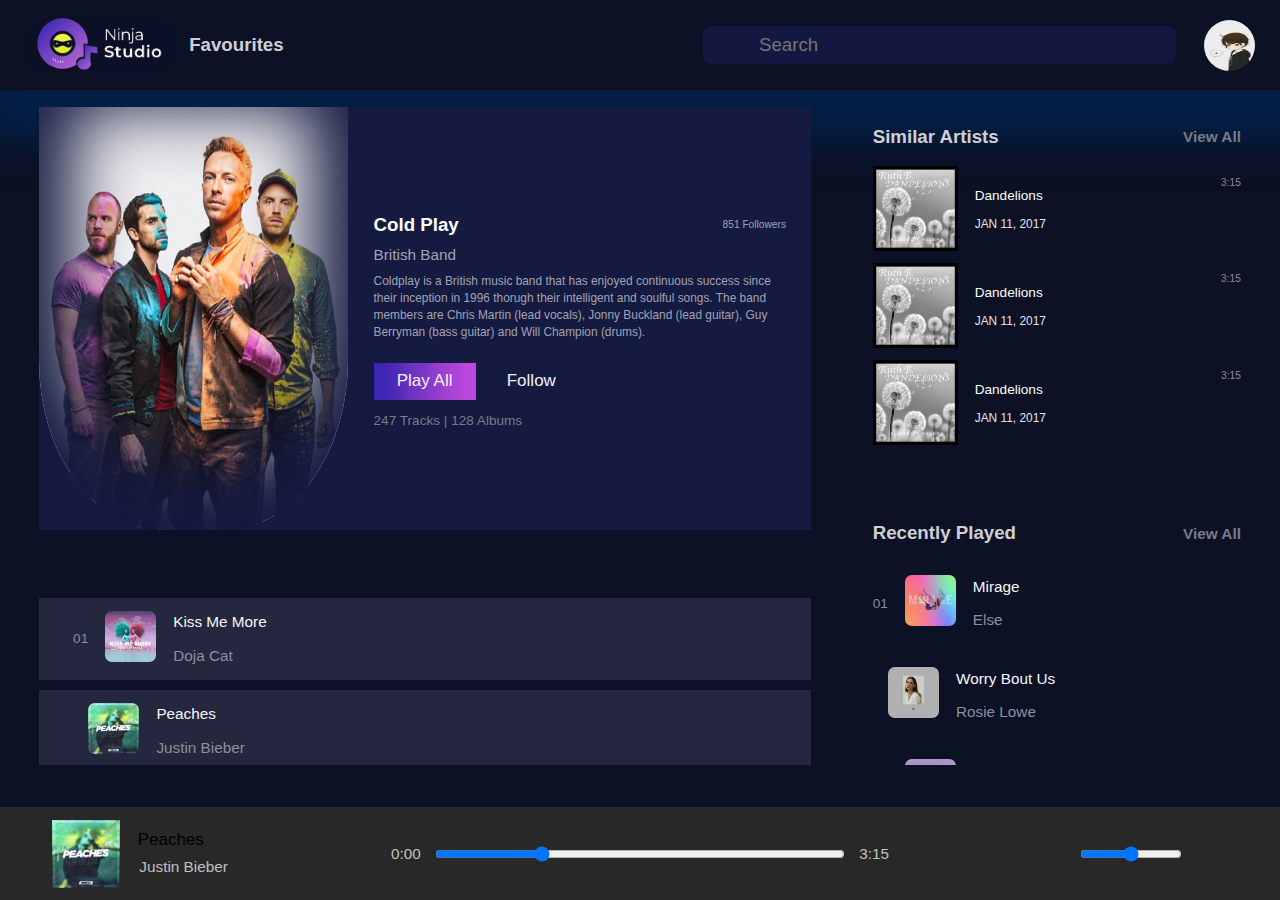
<file: index-2.html>
<!DOCTYPE html>
<html>

<head>
    <title>Playlist-1</title>

    <meta charset="UTF-8">
    <!-- set viewport meta property -->
    <meta name="viewport" content="Width=device-width, initial-scale=1.0">

    <!-- linking the css file -->
    <link rel="stylesheet" href="assets/static/style2.css">

    <!-- use the below to use font-awesome icons -->
    <link rel="stylesheet" href="https://use.fontawesome.com/releases/v5.15.3/css/all.css" integrity="sha384-SZXxX4whJ79/gErwcOYf+zWLeJdY/qpuqC4cAa9rOGUstPomtqpuNWT9wdPEn2fk" crossorigin="anonymous">
</head>

<body>
    <div class="bg-container">
        <header class="page-header">
            <div class="logoAndTitle-container">
                <img src="./assets/Images/logo.png" />
                <p class="titlepara">Favourites</p>
            </div>
            <div class="searchboxAndProfile-container">
                <div class="search-box">
                    <i class="fas fa-search"></i>
                    <input type="text" placeholder="Search" />
                    <i class="fas fa-microphone"></i>
                </div>
                <i class="fas bell fa-bell"></i>
                <img class="profile-photo" src="assets/Images/profile.jpg" />
            </div>
        </header>

        <input style="display: none;" type="checkbox" id="play-btn-checkbox1" />

        <input style="display: none;" type="checkbox" id="play-btn-checkbox2" />

        <input style="display: none;" type="checkbox" id="play-btn-checkbox3" />

        <div class="for-responsiveness">
            <main>
                <div class="playlist-card-container">
                    <div class="blur-effect-container">
                        <img src="songs/cold-play-playlist.png" />
                        <div class="blur-effect">

                        </div>
                    </div>

                    <div class="playlist-content-container">
                        <div style="display: flex;justify-content: space-between;align-items: center;">
                            <p class="p1" style="color: #FDFDFD; font-size: 1.5rem; font-weight: bold;">Cold Play</p>
                            <p class="p2" style="color: #A1A3B3; font-size: 1rem;">851 Followers</p>
                        </div>
                        <p class="p3" style="color: #A1A3B3; font-size: 1rem;margin-top: -0.5rem;">British Band</p>
                        <p class="p4" style="color: #A1A3B3; font-size: 0.9rem;margin-bottom: 3rem;margin-top: -0.4rem;">Coldplay is a British music band that has enjoyed continuous success since their inception in 1996 thorugh their intelligent and soulful songs. The band members are Chris Martin (lead vocals), Jonny Buckland (lead guitar), Guy
                            Berryman (bass guitar) and Will Champion (drums).</p>

                        <div>
                            <button class="play-all-btn">Play All</button>
                            <button class="follow-btn">Follow</button>
                        </div>
                        <p class="p5" style="color: #767B90; font-size: 0.9rem;">247 Tracks | 128 Albums</p>
                    </div>
                </div>

                <div id="queue-1" class="queue-container">
                    <div class="queue-elements-container">
                        <div class="queue-element">
                            <div class="song-image-container">
                                <p class="queue-number">01</p>
                                <div class="image-container">
                                    <img class="queue-song-img" src="assets/Queue/kissmemore.jpg" />
                                    <i class="fas play-btn fa-play"></i>
                                </div>
                                <div class="song-and-artist-container">
                                    <p class="queue-song-name">Kiss Me More</p>
                                    <p class="queue-artist-name">Doja Cat</p>
                                </div>
                            </div>

                            <div class="icons-container">
                                <span class="nav-link">
                                    <i class="far wishlist-icon fa-heart"></i> 
                                <i class="fas add-icon fa-plus"></i>
                                </span>
                            </div>
                        </div>
                                                <div class="queue-element">
                            <div class="song-image-container">
                                <i class="fas currently-on-song fa-stream"></i>
                                <div class="image-container">
                                    <img class="queue-song-img" src="assets/Queue/peaches.jpg" />
                                    <i class="fas play-btn fa-play"></i>
                                </div>
                                <div class="song-and-artist-container">
                                    <p class="queue-song-name">Peaches</p>
                                    <p class="queue-artist-name">Justin Bieber</p>
                                </div>
                            </div>
                            <div class="icons-container">
                                <span class="nav-link">
                                    <i class="far wishlist-icon fa-heart"></i>
                                    <i class="fas add-icon fa-plus"></i>
                                    </span>
                            </div>
                        </div>
                        <div class="queue-element">
                            <div class="song-image-container">
                                <p class="queue-number">03</p>
                                <div class="image-container">
                                    <img class="queue-song-img" src="assets/Queue/7rings.jpg" />
                                    <i class="fas play-btn fa-play"></i>
                                </div>
                                <div class="song-and-artist-container">
                                    <p class="queue-song-name">7 Rings</p>
                                    <p class="queue-artist-name">Ariana Grande</p>
                                </div>
                            </div>

                            <div class="icons-container">
                                <span class="nav-link">
                                    <i class="far wishlist-icon fa-heart"></i>
                                    <i class="fas add-icon fa-plus"></i>
                                    </span>
                            </div>
                        </div>
                        <div class="queue-element">
                            <div class="song-image-container">
                                <p class="queue-number">04</p>
                                <div class="image-container">
                                    <img class="queue-song-img" src="assets/Queue/attention.jpg" />
                                    <i class="fas play-btn fa-play"></i>
                                </div>
                                <div class="song-and-artist-container">
                                    <p class="queue-song-name">Attention</p>
                                    <p class="queue-artist-name">Charlie Puth</p>
                                </div>
                            </div>

                            <div class="icons-container">
                                <span class="nav-link">
                                    <i class="far wishlist-icon fa-heart"></i>
                                    <i class="fas add-icon fa-plus"></i>
                                    </span>
                            </div>
                        </div>
                        <div class="queue-element">
                            <div class="song-image-container">
                                <p class="queue-number">05</p>
                                <div class="image-container">
                                    <img class="queue-song-img" src="assets/Queue/good4u.jpg" />
                                    <i class="fas play-btn fa-play"></i>
                                </div>
                                <div class="song-and-artist-container">
                                    <p class="queue-song-name">Good 4 U</p>
                                    <p class="queue-artist-name">Olivia Rodrigo</p>
                                </div>
                            </div>

                            <div class="icons-container">
                                <span class="nav-link">
                                    <i class="far wishlist-icon fa-heart"></i>
                                    <i class="fas add-icon fa-plus"></i>
                                    </span>
                            </div>
                        </div>
                        <div class="queue-element">
                            <div class="song-image-container">
                                <p class="queue-number">06</p>
                                <div class="image-container">
                                    <img class="queue-song-img" src="assets/Queue/sugar.jpg" />
                                    <i class="fas play-btn fa-play"></i>
                                </div>
                                <div class="song-and-artist-container">
                                    <p class="queue-song-name">Sugar</p>
                                    <p class="queue-artist-name">Maroon 5</p>
                                </div>
                            </div>

                            <div class="icons-container">
                                <span class="nav-link">
                                    <i class="far wishlist-icon fa-heart"></i>
                                    <i class="fas add-icon fa-plus"></i>
                                    </span>
                            </div>
                        </div>
                        <div class="queue-element">
                            <div class="song-image-container">
                                <p class="queue-number">07</p>
                                <div class="image-container">
                                    <img class="queue-song-img" src="assets/Queue/taylorswift.jpg" />
                                    <i class="fas play-btn fa-play"></i>
                                </div>
                                <div class="song-and-artist-container">
                                    <p class="queue-song-name">Blank Space</p>
                                    <p class="queue-artist-name">Taylor swift</p>
                                </div>
                            </div>

                            <div class="icons-container">
                                <span class="nav-link">
                                    <i class="far wishlist-icon fa-heart"></i>
                                    <i class="fas add-icon fa-plus"></i>
                                    </span>
                            </div>
                        </div>
                        <div class="queue-element">
                            <div class="song-image-container">
                                <p class="queue-number">08</p>
                                <div class="image-container">
                                    <img class="queue-song-img" src="assets/Queue/we'regood.jpg" />
                                    <i class="fas play-btn fa-play"></i>
                                </div>
                                <div class="song-and-artist-container">
                                    <p class="queue-song-name">We're Good</p>
                                    <p class="queue-artist-name">Dua Lipa</p>
                                </div>
                            </div>

                            <div class="icons-container">
                                <span class="nav-link">
                                    <i class="far wishlist-icon fa-heart"></i>
                                    <i class="fas add-icon fa-plus"></i>
                                    </span>
                            </div>
                        </div>
                        <div class="queue-element">
                            <div class="song-image-container">
                                <p class="queue-number">09</p>
                                <div class="image-container">
                                    <img class="queue-song-img" src="assets/Queue/shapeofyou.jpg" />
                                    <i class="fas play-btn fa-play"></i>
                                </div>
                                <div class="song-and-artist-container">
                                    <p class="queue-song-name">Shape Of You</p>
                                    <p class="queue-artist-name">Ed Sheeran</p>
                                </div>
                            </div>

                            <div class="icons-container">
                                <span class="nav-link">
                                    <i class="far wishlist-icon fa-heart"></i>
                                    <i class="fas add-icon fa-plus"></i>
                                    </span>
                            </div>
                        </div>
                        <div class="queue-element">
                            <div class="song-image-container">
                                <p class="queue-number">10</p>
                                <div class="image-container">
                                    <img class="queue-song-img" src="assets/Queue/cheapthrills.jpg" />
                                    <i class="fas play-btn fa-play"></i>
                                </div>
                                <div class="song-and-artist-container">
                                    <p class="queue-song-name">Cheap Thrills</p>
                                    <p class="queue-artist-name">Roar</p>
                                </div>
                            </div>

                            <div class="icons-container">
                                <span class="nav-link">
                                    <i class="far wishlist-icon fa-heart"></i>
                                    <i class="fas add-icon fa-plus"></i>
                                    </span>
                            </div>
                        </div>
                        <div class="queue-element">
                            <div class="song-image-container">
                                <p class="queue-number">11</p>
                                <div class="image-container">
                                    <img class="queue-song-img" src="assets/Queue/roar.jpg" />
                                    <i class="fas play-btn fa-play"></i>
                                </div>
                                <div class="song-and-artist-container">
                                    <p class="queue-song-name">Roar</p>
                                    <p class="queue-artist-name">Katy Perry</p>
                                </div>
                            </div>

                            <div class="icons-container">
                                <span class="nav-link">
                                    <i class="far wishlist-icon fa-heart"></i>
                                    <i class="fas add-icon fa-plus"></i>
                                    </span>
                            </div>
                        </div>
                        <div class="queue-element">
                            <div class="song-image-container">
                                <p class="queue-number">12</p>
                                <div class="image-container">
                                    <img class="queue-song-img" src="assets/Queue/starboy.jpg" />
                                    <i class="fas play-btn fa-play"></i>
                                </div>
                                <div class="song-and-artist-container">
                                    <p class="queue-song-name">Starboy</p>
                                    <p class="queue-artist-name">The Weeknd</p>
                                </div>
                            </div>

                            <div class="icons-container">
                                <span class="nav-link">
                                    <i class="far wishlist-icon fa-heart"></i>
                                    <i class="fas add-icon fa-plus"></i>
                                    </span>
                                
                            </div>
                        </div>
                    </div>
                </div>
            </main>

            <aside>
                <div class="latest-release-container">
                    <div class="latest-release-header">
                        <p>Similar Artists</p>
                        <a href="">View All</a>
                    </div>
                    <div class="latest-release-cards-container">
                        <div class="latest-release-card">
                            <div class="song-name-and-img-container">
                                <div class="latest-release-img-container">
                                    <label for="play-btn-checkbox1"><i class="fas latest-release-play-btn fa-play play-1"></i><i class="latest-release-pause-btn fas fa-pause pause-1"></i></label>
                                </div>
                                <div>
                                    <p class="song-name">Dandelions</p>
                                    <p class="date">JAN 11, 2017</p>
                                </div>
                            </div>

                            <div class="latest-release-dropdown-container">
                                <label for="latest-release-checkbox1"><i class="fas more-details fa-ellipsis-h"></i></label>
                                <input type="checkbox" id="latest-release-checkbox1">
                                <div class="latest-release-dropdown">

                                    <div class="links-container">
                                        <i class="fas fa-play"></i>
                                        <a href="">Play Now</a>
                                    </div>

                                    <hr>

                                    <div class="links-container">
                                        <i class="fas fa-plus"></i>
                                        <a href="">Add To Queue</a>
                                    </div>

                                    <hr>

                                    <div class="links-container">
                                        <i class="fas fa-bars"></i>
                                        <a href="">Add To Favourites</a>
                                    </div>

                                    <hr>

                                    <div class="links-container">
                                        <i class="fas fa-exclamation-circle"></i>
                                        <a href=""><span></span>Get Info</a>
                                    </div>

                                </div>
                                <p class="time">3:15</p>
                            </div>

                        </div>
                        <div class="latest-release-card">
                            <div class="song-name-and-img-container">
                                <div class="latest-release-img-container">
                                    <label for="play-btn-checkbox3"><i class="fas latest-release-play-btn fa-play play-3"></i><i class="latest-release-pause-btn fas fa-pause pause-3"></i></label>
                                </div>
                                <div>
                                    <p class="song-name">Dandelions</p>
                                    <p class="date">JAN 11, 2017</p>
                                </div>
                            </div>

                            <div class="latest-release-dropdown-container">
                                <label for="latest-release-checkbox3"><i class="fas more-details fa-ellipsis-h"></i></label>
                                <input type="checkbox" id="latest-release-checkbox3">
                                <div class="latest-release-dropdown">

                                    <div class="links-container">
                                        <i class="fas fa-play"></i>
                                        <a href="">Play Now</a>
                                    </div>

                                    <hr>

                                    <div class="links-container">
                                        <i class="fas fa-plus"></i>
                                        <a href="">Add To Queue</a>
                                    </div>

                                    <hr>

                                    <div class="links-container">
                                        <i class="fas fa-bars"></i>
                                        <a href="">Add To Favourites</a>
                                    </div>

                                    <hr>

                                    <div class="links-container">
                                        <i class="fas fa-exclamation-circle"></i>
                                        <a href=""><span></span>Get Info</a>
                                    </div>

                                </div>
                                <p class="time">3:15</p>
                            </div>

                        </div>
                        <div class="latest-release-card">
                            <div class="song-name-and-img-container">
                                <div class="latest-release-img-container">
                                    <label for="play-btn-checkbox2"><i class="fas latest-release-play-btn fa-play play-2"></i><i class="latest-release-pause-btn fas fa-pause pause-2"></i></label>
                                </div>
                                <div>
                                    <p class="song-name">Dandelions</p>
                                    <p class="date">JAN 11, 2017</p>
                                </div>
                            </div>

                            <div class="latest-release-dropdown-container">
                                <label for="latest-release-checkbox2"><i class="fas more-details fa-ellipsis-h"></i></label>
                                <input type="checkbox" id="latest-release-checkbox2">
                                <div class="latest-release-dropdown">

                                    <div class="links-container">
                                        <i class="fas fa-play"></i>
                                        <a href="">Play Now</a>
                                    </div>

                                    <hr>

                                    <div class="links-container">
                                        <i class="fas fa-plus"></i>
                                        <a href="">Add To Queue</a>
                                    </div>

                                    <hr>

                                    <div class="links-container">
                                        <i class="fas fa-bars"></i>
                                        <a href="">Add To Favourites</a>
                                    </div>

                                    <hr>

                                    <div class="links-container">
                                        <i class="fas fa-exclamation-circle"></i>
                                        <a href=""><span></span>Get Info</a>
                                    </div>

                                </div>
                                <p class="time">3:15</p>
                            </div>

                        </div>
                    </div>
                </div>

                <div id="queue-2" class="queue-container">
                    <div class="queue-header">
                        <p>Recently Played</p>
                        <div class="queue-btn-container">

                            <!-- here label is acting as a button for dropdown effect -->
                            <a href="">View All</a>
                        </div>
                    </div>

                    <div class="queue-elements-container">
                        <div id="queue-element-2" class="queue-element">
                            <div class="song-image-container">
                                <p class="queue-number">01</p>
                                <div class="image-container">
                                    <img class="queue-song-img" src="songs/queue-01.jpg" />
                                    <i class="fas play-btn fa-play"></i>
                                </div>
                                <div class="song-and-artist-container">
                                    <p class="queue-song-name">Mirage</p>
                                    <p class="queue-artist-name">Else</p>
                                </div>
                            </div>
<span class="nav-link">
                            <i class="far wishlist-icon fa-heart"></i>
                            </span>
                        </div>
                        <div id="queue-element-2" class="queue-element">
                            <div class="song-image-container">
                                <i class="fas currently-on-song fa-stream"></i>
                                <div class="image-container">
                                    <img class="queue-song-img" src="songs/queue-02.jpg" />
                                    <i class="fas play-btn fa-play"></i>
                                </div>
                                <div class="song-and-artist-container">
                                    <p class="queue-song-name">Worry Bout Us</p>
                                    <p class="queue-artist-name">Rosie Lowe</p>
                                </div>
                            </div>

                            <span class="nav-link">
                                <i class="far wishlist-icon fa-heart"></i>
                                </span>
                        </div>
                        <div id="queue-element-2" class="queue-element">
                            <div class="song-image-container">
                                <p class="queue-number">03</p>
                                <div class="image-container">
                                    <img class="queue-song-img" src="songs/queue-03.png" />
                                    <i class="fas play-btn fa-play"></i>
                                </div>
                                <div class="song-and-artist-container">
                                    <p class="queue-song-name">New Skin</p>
                                    <p class="queue-artist-name">Flume</p>
                                </div>
                            </div>

                            <span class="nav-link">
                                <i class="far wishlist-icon fa-heart"></i>
                                </span>
                        </div>
                        <div id="queue-element-2" class="queue-element">
                            <div class="song-image-container">
                                <p class="queue-number">04</p>
                                <div class="image-container">
                                    <img class="queue-song-img" src="songs/queue-05.jpg" />
                                    <i class="fas play-btn fa-play"></i>
                                </div>
                                <div class="song-and-artist-container">
                                    <p class="queue-song-name">Worry Bout Us</p>
                                    <p class="queue-artist-name">Rosie Lowe</p>
                                </div>
                            </div>

                            <span class="nav-link">
                                <i class="far wishlist-icon fa-heart"></i>
                                </span>
                        </div>
                        <div id="queue-element-2" class="queue-element">
                            <div class="song-image-container">
                                <p class="queue-number">05</p>
                                <div class="image-container">
                                    <img class="queue-song-img" src="songs/queue-03.png" />
                                    <i class="fas play-btn fa-play"></i>
                                </div>
                                <div class="song-and-artist-container">
                                    <p class="queue-song-name">New Skin</p>
                                    <p class="queue-artist-name">Flume</p>
                                </div>
                            </div>

                            <span class="nav-link">
                                <i class="far wishlist-icon fa-heart"></i>
                                </span>
                        </div>
                        <div id="queue-element-2" class="queue-element">
                            <div class="song-image-container">
                                <p class="queue-number">06</p>
                                <div class="image-container">
                                    <img class="queue-song-img" src="songs/queue-04.jpg" />
                                    <i class="fas play-btn fa-play"></i>
                                </div>
                                <div class="song-and-artist-container">
                                    <p class="queue-song-name">Mirage</p>
                                    <p class="queue-artist-name">Else</p>
                                </div>
                            </div>

                            <span class="nav-link">
                                <i class="far wishlist-icon fa-heart"></i>
                                </span>
                        </div>
                        <div id="queue-element-2" class="queue-element">
                            <div class="song-image-container">
                                <p class="queue-number">07</p>
                                <div class="image-container">
                                    <img class="queue-song-img" src="songs/queue-01.jpg" />
                                    <i class="fas play-btn fa-play"></i>
                                </div>
                                <div class="song-and-artist-container">
                                    <p class="queue-song-name">Mirage</p>
                                    <p class="queue-artist-name">Else</p>
                                </div>
                            </div>

                            <span class="nav-link">
                                <i class="far wishlist-icon fa-heart"></i>
                                </span>
                        </div>
                        <div id="queue-element-2" class="queue-element">
                            <div class="song-image-container">
                                <p class="queue-number">08</p>
                                <div class="image-container">
                                    <img class="queue-song-img" src="songs/queue-02.jpg" />
                                    <i class="fas play-btn fa-play"></i>
                                </div>
                                <div class="song-and-artist-container">
                                    <p class="queue-song-name">Worry Bout Us</p>
                                    <p class="queue-artist-name">Rosie Lowe</p>
                                </div>
                            </div>

                            <span class="nav-link">
                                <i class="far wishlist-icon fa-heart"></i>
                                </span>
                        </div>
                        <div id="queue-element-2" class="queue-element">
                            <div class="song-image-container">
                                <p class="queue-number">08</p>
                                <div class="image-container">
                                    <img class="queue-song-img" src="songs/queue-03.png" />
                                    <i class="fas play-btn fa-play"></i>
                                </div>
                                <div class="song-and-artist-container">
                                    <p class="queue-song-name">New Skin</p>
                                    <p class="queue-artist-name">Flume</p>
                                </div>
                            </div>

                            <span class="nav-link">
                                <i class="far wishlist-icon fa-heart"></i>
                                </span>
                        </div>
                        <div id="queue-element-2" class="queue-element">
                            <div class="song-image-container">
                                <p class="queue-number">09</p>
                                <div class="image-container">
                                    <img class="queue-song-img" src="songs/queue-05.jpg" />
                                    <i class="fas play-btn fa-play"></i>
                                </div>
                                <div class="song-and-artist-container">
                                    <p class="queue-song-name">Worry Bout Us</p>
                                    <p class="queue-artist-name">Rosie Lowe</p>
                                </div>
                            </div>

                            <span class="nav-link">
                                <i class="far wishlist-icon fa-heart"></i>
                                </span>
                        </div>
                        <div id="queue-element-2" class="queue-element">
                            <div class="song-image-container">
                                <p class="queue-number">10</p>
                                <div class="image-container">
                                    <img class="queue-song-img" src="songs/queue-03.png" />
                                    <i class="fas play-btn fa-play"></i>
                                </div>
                                <div class="song-and-artist-container">
                                    <p class="queue-song-name">New Skin</p>
                                    <p class="queue-artist-name">Flume</p>
                                </div>
                            </div>

                            <span class="nav-link">
                                <i class="far wishlist-icon fa-heart"></i>
                                </span>
                        </div>
                        <div id="queue-element-2" class="queue-element">
                            <div class="song-image-container">
                                <p class="queue-number">11</p>
                                <div class="image-container">
                                    <img class="queue-song-img" src="songs/queue-04.jpg" />
                                    <i class="fas play-btn fa-play"></i>
                                </div>
                                <div class="song-and-artist-container">
                                    <p class="queue-song-name">Mirage</p>
                                    <p class="queue-artist-name">Else</p>
                                </div>
                            </div>

                            <span class="nav-link">
                                <i class="far wishlist-icon fa-heart"></i>
                                </span>
                        </div>
                    </div>
                </div>
            </aside>
        </div>

        <footer>
            <!-- Song Thumnail, Title, Singer -->
            <div id="footer-song-info">
                <div id="footer-song-image"></div>
                <div id="footer-song-name">
                    <span>Peaches</span>
                    <span class="subtitle">Justin Bieber</span>
                </div>
                <div>
                    <span>
                    <i class="far fa-heart subtitle"></i>
                </span>
                    <span>
                    <i class="fas fa-ban subtitle"></i>
                </span>
                </div>
            </div>

            <!-- Contains Player Controls: Play, Pause, Next, Previous, Shuffle and Repeat with Slider -->
            <div id="player">

                <div id="player-control">
                    <div><i class="fas fa-random"></i></div>
                    <div><i class="fas fa-step-backward"></i></div>
                    <div><i class="far fa-pause-circle" style="font-size: 2rem;"></i></div>
                    <div><i class="fas fa-step-forward"></i></div>
                    <div><i class="fas fa-redo"></i></div>
                </div>

                <div id="player-slider-container">
                    <div class="subtitle">
                        0:00
                    </div>

                    <input type="range" min="0" max="100" value="25">

                    <div class="subtitle">
                        3:15
                    </div>
                </div>
            </div>

            <!-- Volume buttom, Expand button -->
            <div class="player-extras">
                <div>
                    <i class="fas fa-list-ul"></i>
                </div>
                <div>
                    <i class="fas fa-laptop"></i>
                </div>

                <div class="volume-container">
                    <span><i class="fas fa-volume-up"></i></span>
                    <input type="range" min="0" max="100" value="50" class="slider" id="volume-slider">
                </div>
                <div><i class="fas fa-expand"></i></div>
            </div>

        </footer>
    </div>
</body>

</html>
</file>
<file: assets/static/style2.css>
/* set size of root element */

html {
  font-size: 7px;
}

/* set border-box style for all elements of webpage */

* {
  box-sizing: border-box;
  font-family: Arial, Helvetica, sans-serif;
  /* page transition */
  transition: all 0.3s ease-in-out;
}

i:hover {
  cursor: pointer;
}

img:hover {
  cursor: pointer;
}

/* set margin of body element as 0 (because there is some margin by default) */

body {
  margin: 0;
}

.bg-container {
  height: 100vh;
  background-color: #0c1126;
  overflow-y: auto;
}

/* header */

.page-header {
  height: 10vh;
  padding: 1.5rem;
  display: flex;
  justify-content: space-between;
  align-items: center;
  box-shadow: 1rem 1rem 2rem 2rem rgb(4, 31, 70);
}

.logoAndTitle-container {
  display: flex;
  justify-content: flex-start;
  align-items: center;
  width: 18%;
}

.logoAndTitle-container img {
  width: auto;
  height: 61px;
  border-radius: 2.5rem;
  margin-right: 0.8rem;
  max-height: 6rem;
  max-width: 18rem;
}

.titlepara {
  color: #cecfd3;
  font-size: 1.1rem;
  font-weight: 600;
}

.searchboxAndProfile-container {
  display: flex;
  justify-content: flex-end;
  align-items: center;
  width: 55%;
}

.search-box {
  padding: 0.5rem;
  padding-left: 0.5rem;
  padding-right: 0.5rem;
  background-color: #12183f;
  border-radius: 0.5rem;
  display: flex;
  align-items: center;
  justify-content: space-between;
  width: 70%;
  margin-right: 0.8rem;
}

.search-box input {
  font-size: 1.1rem;
  padding: 0.6rem;
  padding-left: 0.1rem;
  background-color: transparent;
  width: 80%;
  height: 0.7rem;
  border: 0;
  margin-left: 0.3rem;
  margin-right: 0.3rem;
  color: white;
}

.search-box input:focus {
  outline: none;
}

.search-box i {
  color: white;
  /* font-size: 2rem; */
}

.profile-photo {
  width: 3rem;
  height: 3rem;
  border-radius: 1.5rem;
  margin-left: 0.8rem;
}

.bell {
  color: #e7e7e6;
}

/* for responsiveness */

.for-responsiveness {
  width: 100%;
  display: flex;
  flex-direction: column;
  align-items: center;
  height: 75vh;
  overflow-y: auto;
}

/* content */

main {
  width: 100%;
  display: flex;
  flex-direction: column;
  align-items: center;
  padding: 1.8rem;
  padding-top: 1rem;
  padding-bottom: 0rem;
}

/* playlist-card */

.playlist-card-container {
  width: 100%;
  display: flex;
  flex-direction: column;
  align-items: center;
  margin-bottom: 4rem;
  /* background-color: #141A40; */
}

.blur-effect-container {
  width: 100%;
  height: 45vh;
  position: relative;
  background-color: #141a40;
}

.blur-effect-container img {
  width: 100%;
  height: 44vh;
  border-bottom-left-radius: 40%;
  border-bottom-right-radius: 40%;
}

.blur-effect {
  width: 100%;
  height: inherit;
  position: absolute;
  top: 0;
  left: 0;
  border-bottom-left-radius: 40%;
  border-bottom-right-radius: 40%;
  box-shadow: 0 -2rem 4rem 2rem #141a40 inset;
}

.playlist-content-container {
  width: 100%;
  display: flex;
  flex-direction: column;
  justify-content: center;
  background-color: #141a40;
  padding: 2rem;
}

.play-all-btn {
  color: #f7f1fb;
  background-image: linear-gradient(
    to right,
    #3725b1,
    #4126b3,
    #522cb8,
    #6f33c2,
    #7b36c7,
    #973cd0,
    #a641d7,
    #b846dd,
    #c148df
  );
  border: 0;
  width: 8rem;
  padding: 0.5rem 1rem;
  font-size: 1rem;
  cursor: pointer;
}

.follow-btn {
  background-color: transparent;
  color: #f1f1f4;
  border: 0;
  width: 8rem;
  padding: 0.5rem 1rem;
  font-size: 1rem;
  cursor: pointer;
}

/* queue */

.queue-container {
  width: 100%;
  margin-bottom: 2rem;
}

/* queue elements */

.queue-elements-container {
  width: 100%;
  display: flex;
  flex-direction: column;
  justify-content: flex-start;
  align-items: center;
}

.queue-header {
  color: #cecfd3;
  font-size: 1.1rem;
  font-weight: 700;
  width: 100%;
  display: flex;
  justify-content: space-between;
  align-items: center;
}

.queue-header a {
  text-decoration: none;
  color: #787b89;
  font-size: 0.9rem;
}

.queue-element {
  margin-bottom: 0.6rem;
  width: 100%;
  background-color: #24273d;
  display: flex;
  justify-content: space-between;
  align-items: center;
  padding-left: 2rem;
  padding-right: 2rem;
}

#queue-element-2 {
  background-color: transparent;
  padding-left: 0;
  padding-right: 0;
}

/* Added Hovering Effect on likes and add icons */
.nav-link:hover i {
  color: #1dd65f;
  -webkit-animation: nextarrow 1s infinite;
  -moz-animation: nextarrow 1s infinite;
  -o-animation: nextarrow 1s infinite;
  animation: nextarrow 1s infinite;
}

@keyframes nextarrow {
  0% {
    transform: scale(1, 1);
  }

  50% {
    transform: scale(1.5, 1.5);
  }

  100% {
    transform: scale(1, 1);
  }
}

/* Song Image container */
.song-image-container {
  display: flex;
  align-items: center;
  justify-content: flex-start;
}

.queue-number {
  font-size: 0.8rem;
  color: #8092a1;
  margin-right: 1rem;
}

.image-container {
  position: relative;
}

.queue-song-img {
  width: 3rem;
  border-radius: 0.4rem;
  margin-right: 1rem;
}

.queue-song-img ~ i {
  transition: all 0.2s ease-in-out;
}

.queue-song-img ~ i:hover {
  opacity: 0.9;
  height: 1rem;
}

.queue-song-img:hover ~ i {
  opacity: 0.9;
  height: 1rem;
}

.play-btn {
  position: absolute;
  height: 0;
  overflow: hidden;
  color: white;
  top: 1rem;
  left: 1rem;
}

.queue-song-name {
  font-size: 0.9rem;
  color: #f6f7f9;
}

.queue-artist-name {
  font-size: 0.9rem;
  color: #8a909d;
}

.icons-container {
  display: flex;
  justify-content: space-between;
  align-items: center;
}

.wishlist-icon {
  color: #92a6b3;
  margin-right: 2rem;
}

.add-icon {
  color: #92a6b3;
}

.currently-on-song {
  color: #21b6d9;
  transform: rotate(-90deg);
  margin-right: 0.9rem;
}

aside {
  width: 100%;
  display: flex;
  flex-direction: column;
  align-items: center;
  padding: 1.8rem;
  padding-top: 1rem;
  padding-bottom: 0rem;
}

/* latest-release */

.latest-release-container {
  width: 100%;
  margin-bottom: 2rem;
  display: flex;
  flex-direction: column;
  justify-content: flex-start;
}

.latest-release-header {
  width: 100%;
  display: flex;
  justify-content: space-between;
  align-items: center;
}

.latest-release-header p {
  color: #cecfd3;
  font-size: 1.1rem;
  font-weight: 700;
}

.latest-release-header a {
  text-decoration: none;
  color: #787b89;
  font-size: 0.9rem;
  font-weight: bold;
}

.latest-release-cards-container {
  width: 100%;
  display: flex;
  justify-content: space-between;
  flex-wrap: wrap;
  align-items: center;
  margin-bottom: 0.7rem;
}

.latest-release-card {
  display: flex;
  align-items: flex-start;
  justify-content: space-between;
  width: 47%;
  margin-bottom: 0.7rem;
}

.song-name-and-img-container {
  display: flex;
  justify-content: flex-start;
  align-items: center;
}

.latest-release-img-container {
  background-image: url(../Images/latest-song.png);
  background-size: cover;
  height: 5rem;
  width: 5rem;
  margin-right: 1rem;
  position: relative;
}

.latest-release-play-btn {
  position: absolute;
  height: 0;
  overflow: hidden;
  color: white;
  top: 2rem;
  left: 2rem;
}

.latest-release-pause-btn {
  position: absolute;
  height: 0;
  overflow: hidden;
  color: white;
  top: 2rem;
  left: 2rem;
}

.latest-release-img-container:hover .latest-release-play-btn {
  height: 1rem;
}

/* on clicking the play btns , make its height 0 (display none) */

#play-btn-checkbox1:checked
  ~ .for-responsiveness
  > main
  > .latest-release-container
  div:nth-child(even)
  div:first-child
  > .song-name-and-img-container
  > .latest-release-img-container
  > label
  > i.play-1,
#play-btn-checkbox2:checked
  ~ .for-responsiveness
  > main
  > .latest-release-container
  div:nth-child(even)
  div:last-child
  > .song-name-and-img-container
  > .latest-release-img-container
  > label
  > i.play-2,
#play-btn-checkbox3:checked
  ~ .for-responsiveness
  > main
  > .latest-release-container
  div:last-child
  div:first-child
  > .song-name-and-img-container
  > .latest-release-img-container
  > label
  > i.play-3 {
  height: 0;
  overflow: hidden;
}

/* on clicking the play btns, make the height of pause btn non zero */

#play-btn-checkbox1:checked
  ~ .for-responsiveness
  > main
  > .latest-release-container
  div:nth-child(even)
  div:first-child
  > .song-name-and-img-container
  > .latest-release-img-container
  > label
  > i.pause-1,
#play-btn-checkbox2:checked
  ~ .for-responsiveness
  > main
  > .latest-release-container
  div:nth-child(even)
  div:last-child
  > .song-name-and-img-container
  > .latest-release-img-container
  > label
  > i.pause-2,
#play-btn-checkbox3:checked
  ~ .for-responsiveness
  > main
  > .latest-release-container
  div:last-child
  div:first-child
  > .song-name-and-img-container
  > .latest-release-img-container
  > label
  > i.pause-3 {
  height: 1rem;
}

.song-name {
  color: #fcfcfd;
  font-size: 0.8rem;
}

.date {
  color: #e2e3e5;
  font-size: 0.7rem;
}

.more-details {
  color: #93a9b2;
  font-size: 0.8rem;
}

.time {
  color: #8d8c93;
  font-size: 0.6rem;
}

.latest-release-dropdown-container {
  position: relative;
}

.latest-release-dropdown {
  position: absolute;
  z-index: 2;
  height: 0;
  overflow: hidden;
  top: 1rem;
  left: -6.9rem;
  background-color: white;
  text-align: center;
  transition: all 0.2s linear;
}

.latest-release-dropdown a {
  text-decoration: none;
  font-size: 0.8rem;
  color: black;
}

#latest-release-checkbox1,
#latest-release-checkbox2,
#latest-release-checkbox3,
#latest-release-checkbox4 {
  display: none;
}

#latest-release-checkbox1:checked ~ div,
#latest-release-checkbox2:checked ~ div,
#latest-release-checkbox3:checked ~ div,
#latest-release-checkbox4:checked ~ div {
  height: 8rem;
  width: 8.7rem;
  padding: 0.3rem;
}

.links-container {
  display: flex;
  justify-content: flex-start;
  align-items: center;
}

.links-container i {
  color: #8d89ad;
  margin-right: 0.7rem;
}

/* footer (audio player controls)*/

footer {
  position: fixed;
  bottom: 0px;
  width: 100%;
  background-color: #282828;
  display: flex;
  flex-direction: row;
  align-items: center;
  justify-content: space-around;
  z-index: 5;
  padding-top: 0.2rem;
  padding-bottom: 0.2rem;
}

#footer-song-info {
  display: flex;
  flex-direction: row;
  align-items: center;
  height: 100%;
  width: 20%;
}

#footer-song-info > div {
  margin: 1vh;
}

#footer-song-image {
  height: 4rem;
  width: 4rem;
  margin: 1vh;
  background: url("../Queue/peaches.jpg") center no-repeat;
  background-size: contain;
}

#footer-song-name {
  height: 6vh;
  display: flex;
  flex-direction: column;
  justify-content: space-around;
}

.subtitle {
  color: #c0c0c0;
  font-size: 0.9rem;
  margin: 0.1rem;
}

/*Player Controls*/

/* Pause, Next, Shuffle &other Icons and Slider Styling*/

#player {
  width: 40%;
  min-width: 200px;
  height: 80%;
  display: flex;
  flex-direction: column;
  justify-content: space-around;
  align-items: center;
}

#player > div {
  display: flex;
  justify-content: space-around;
  align-items: center;
}

#player-control {
  width: 50%;
}

#player-slider-container {
  width: 100%;
}

input[type="range"] {
  width: 80%;
}

/*Player Extras*/

.player-extras {
  display: flex;
  width: 20%;
  min-width: 115px;
  justify-content: space-around;
  align-items: center;
}

.volume-container {
  width: 50%;
  display: flex;
  justify-content: space-around;
  align-items: center;
}

#volume-slider {
  width: 80%;
}

/* hide scrollbar */

/* Hide scrollbar for Chrome, Safari and Opera */

main::-webkit-scrollbar {
  display: none;
}

/* Hide scrollbar for IE, Edge and Firefox */

main {
  -ms-overflow-style: none;
  /* IE and Edge */
  scrollbar-width: none;
  /* Firefox */
}

/* Hide scrollbar for Chrome, Safari and Opera */

aside::-webkit-scrollbar {
  display: none;
}

/* Hide scrollbar for IE, Edge and Firefox */

aside {
  -ms-overflow-style: none;
  /* IE and Edge */
  scrollbar-width: none;
  /* Firefox */
}

/* media query for extra small devices */

@media (min-width: 365px) {
  html {
    font-size: 9px;
  }
}

/* media query for small devices */

@media (min-width: 576px) {
  html {
    font-size: 11px;
  }

  .playlist-card-container {
    width: 80%;
  }
}

/* media query for medium devices */

@media (min-width: 768px) {
  html {
    font-size: 13px;
  }

  .current-song-container {
    flex-direction: row;
  }

  .current-song-container img {
    width: 25%;
    margin-right: 1rem;
    max-height: none;
  }

  .current-song-button-container {
    display: flex;
    flex-direction: row;
  }

  .current-song-more-options-container {
    flex-direction: row;
  }

  .for-responsiveness {
    width: 100%;
    padding-left: 0.5rem;
    padding-right: 0.5rem;
    flex-direction: row;
    justify-content: space-between;
  }

  main {
    width: 66%;
    height: 75vh;
    overflow-y: auto;
  }

  aside {
    width: 34%;
    height: 75vh;
    overflow-y: auto;
  }

  .latest-release-cards-container {
    width: 100%;
    flex-direction: column;
    align-items: center;
  }

  .latest-release-card {
    width: 100%;
  }

  .playlist-card-container {
    width: 100%;
    flex-direction: row;
    justify-content: space-between;
    align-items: flex-start;
    height: 47vh;
    background-color: #141a40;
  }

  .blur-effect-container {
    width: 40%;
    height: inherit;
  }

  .blur-effect-container img {
    width: 100%;
    height: inherit;
    border-bottom-left-radius: 40%;
    border-bottom-right-radius: 40%;
  }

  .blur-effect {
    width: 100%;
    height: inherit;
    position: absolute;
    top: 0;
    left: 0;
    border-bottom-left-radius: 40%;
    border-bottom-right-radius: 40%;
    box-shadow: 0 -2rem 4rem 2rem #141a40 inset;
  }

  .playlist-content-container {
    width: 60%;
    padding: 1rem;
    padding-left: 1.5rem;
    padding-right: 1.5rem;
    height: inherit;
  }

  .play-all-btn {
    color: #f7f1fb;
    background-image: linear-gradient(
      to right,
      #3725b1,
      #4126b3,
      #522cb8,
      #6f33c2,
      #7b36c7,
      #973cd0,
      #a641d7,
      #b846dd,
      #c148df
    );
    border: 0;
    width: 6rem;
    padding: 0.5rem 1rem;
    font-size: 1rem;
  }

  .follow-btn {
    background-color: transparent;
    color: #f1f1f4;
    border: 0;
    width: 6rem;
    padding: 0.5rem 1rem;
    font-size: 1rem;
  }

  .p1 {
    font-size: 1.1rem !important;
  }

  .p2 {
    font-size: 0.6rem !important;
  }

  .p3 {
    font-size: 0.9rem !important;
  }

  .p4 {
    font-size: 0.7rem !important;
    line-height: 1rem;
    margin-bottom: 1.3rem !important;
  }

  .p5 {
    font-size: 0.8rem !important;
  }
}

/* media query for large devices */

@media (min-width: 992px) {
  html {
    font-size: 15px;
  }
}

/* media query for extra-large devices */

@media (min-width: 1200px) {
  html {
    font-size: 17px;
  }
}
</file>
